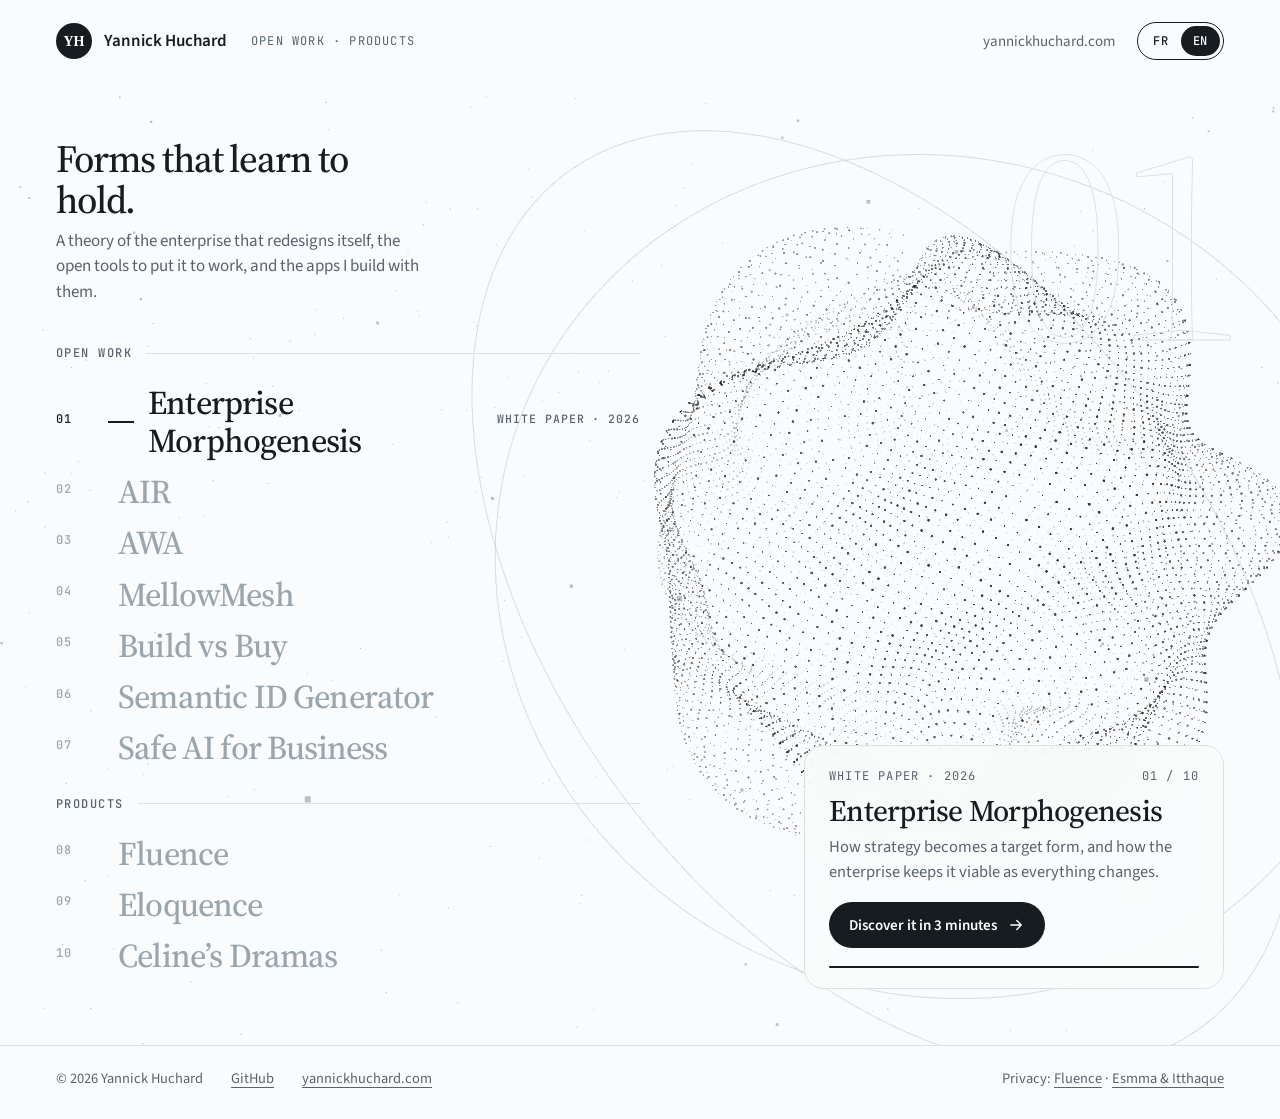
<file: index.html>
<!doctype html>
<html lang="fr" data-lang="fr">
<head>
<meta charset="utf-8">
<meta name="viewport" content="width=device-width, initial-scale=1">
<title>Yannick Huchard · Projets ouverts et produits</title>
<meta name="description" content="Enterprise Morphogenesis, AIR, AWA, MellowMesh et d’autres projets ouverts de Yannick Huchard sur l’architecture d’entreprise à l’ère des agents IA, et ses apps Fluence, Eloquence et Celine’s Dramas.">
<link rel="canonical" href="https://yannickhuchard.github.io/">
<link rel="icon" href="assets/yh-mark.svg" type="image/svg+xml">
<meta property="og:type" content="website">
<meta property="og:title" content="Yannick Huchard · Projets ouverts et produits">
<meta property="og:description" content="Une théorie de l’entreprise qui se redessine, les outils ouverts pour la mettre en œuvre, et les apps construites avec.">
<meta property="og:url" content="https://yannickhuchard.github.io/">
<meta name="twitter:card" content="summary">
<link rel="preconnect" href="https://fonts.googleapis.com">
<link rel="preconnect" href="https://fonts.gstatic.com" crossorigin>
<link rel="stylesheet" href="https://fonts.googleapis.com/css2?family=JetBrains+Mono:wght@400;500&amp;family=Source+Sans+3:wght@400;500;600;700&amp;family=Source+Serif+4:ital,opsz,wght@0,8..60,400;0,8..60,500;1,8..60,400&amp;display=swap">
<link rel="stylesheet" href="assets/home.css">
<script type="application/ld+json">
{"@context":"https://schema.org","@type":"Person","name":"Yannick Huchard","url":"https://yannickhuchard.github.io/","sameAs":["https://yannickhuchard.com","https://github.com/yannickhuchard"]}
</script>
</head>
<body>
<div class="yh">

  <header class="top">
    <a class="brand" href="./" aria-label="Yannick Huchard">
      <img src="assets/yh-mark.svg" alt="" width="36" height="36">
      <span>Yannick Huchard</span>
    </a>
    <span class="kicker mono"><span class="fr">Projets ouverts · Produits</span><span class="en">Open work · Products</span></span>
    <div class="top-right">
      <a class="site" href="https://yannickhuchard.com">yannickhuchard.com</a>
      <div class="langs" role="group" aria-label="Langue / Language">
        <button type="button" data-set-lang="fr" aria-pressed="true">FR</button>
        <button type="button" data-set-lang="en" aria-pressed="false">EN</button>
      </div>
    </div>
  </header>

  <main class="stage">
    <div class="glbox" aria-hidden="true">
      <span class="ghost" id="ghost">01</span>
      <canvas id="gl"></canvas>
    </div>

    <nav class="menu" id="menu" aria-label="Projets et produits / Projects and products">
      <h1 class="serif up d1">
        <span class="fr">Des formes qui apprennent à tenir.</span>
        <span class="en">Forms that learn to hold.</span>
      </h1>
      <p class="lead up d2">
        <span class="fr">Une théorie de l’entreprise qui se redessine, les outils ouverts pour la mettre en œuvre, et les apps que je construis avec.</span>
        <span class="en">A theory of the enterprise that redesigns itself, the open tools to put it to work, and the apps I build with them.</span>
      </p>

      <div class="up d3">
        <p class="group"><span class="fr">Travaux ouverts</span><span class="en">Open work</span></p>
        <a class="item on" data-i="0" href="enterprise-morphogenesis/landing/"><span class="n">01</span><span class="t"><i></i>Enterprise Morphogenesis</span><span class="k">White paper · 2026</span></a>
        <a class="item" data-i="1" href="https://github.com/yannickhuchard/air-engine"><span class="n">02</span><span class="t"><i></i>AIR</span><span class="k">Architecture · Python</span></a>
        <a class="item" data-i="2" href="https://github.com/yannickhuchard/agentic-workflow-architecture"><span class="n">03</span><span class="t"><i></i>AWA</span><span class="k"><span class="fr">Workflows agentiques</span><span class="en">Agentic workflows</span></span></a>
        <a class="item" data-i="3" href="https://github.com/yannickhuchard/mellowmesh"><span class="n">04</span><span class="t"><i></i>MellowMesh</span><span class="k">Agents · Rust</span></a>
        <a class="item" data-i="4" href="https://github.com/yannickhuchard/build_vs_buy"><span class="n">05</span><span class="t"><i></i>Build vs Buy</span><span class="k"><span class="fr">Skill · Décision</span><span class="en">Skill · Decision</span></span></a>
        <a class="item" data-i="5" href="semantic-id-generator/"><span class="n">06</span><span class="t"><i></i>Semantic ID Generator</span><span class="k">npm · Node.js</span></a>
        <a class="item" data-i="6" href="https://github.com/yannickhuchard/Safe-AI-for-Business"><span class="n">07</span><span class="t"><i></i>Safe AI for Business</span><span class="k"><span class="fr">Guide · IA responsable</span><span class="en">Guide · Responsible AI</span></span></a>
      </div>

      <div class="up d4">
        <p class="group"><span class="fr">Produits</span><span class="en">Products</span></p>
        <a class="item" data-i="7" href="https://fluencereader.com"><span class="n">08</span><span class="t"><i></i>Fluence</span><span class="k"><span class="fr">App · Lecture</span><span class="en">App · Reading</span></span></a>
        <a class="item" data-i="8" href="https://eloquence.lu"><span class="n">09</span><span class="t"><i></i>Eloquence</span><span class="k"><span class="fr">App · Écriture</span><span class="en">App · Writing</span></span></a>
        <a class="item" data-i="9" href="https://celinesdramas.com"><span class="n">10</span><span class="t"><i></i>Celine’s Dramas</span><span class="k"><span class="fr">App · Séries</span><span class="en">App · Series</span></span></a>
      </div>
    </nav>

    <aside class="cap b" id="cap" aria-live="polite">
      <div class="cap-head mono"><span id="cap-tag">White paper · 2026</span><span><span id="cap-num">01</span> / 10</span></div>
      <h2 class="serif" id="cap-name">Enterprise Morphogenesis</h2>
      <p id="cap-desc">Comment la stratégie devient une forme cible, et comment l’entreprise la garde viable quand tout change.</p>
      <a class="go" id="cap-go" href="enterprise-morphogenesis/landing/"><span id="cap-cta">Découvrir en 3 minutes</span>
        <svg width="18" height="18" viewBox="0 0 24 24" fill="none" stroke="currentColor" stroke-width="1.7" stroke-linecap="round" stroke-linejoin="round" aria-hidden="true"><path d="M5 12h14M13 6l6 6-6 6"/></svg>
      </a>
      <div class="bar"><span></span></div>
    </aside>
  </main>

  <footer class="foot">
    <span>© 2026 Yannick Huchard</span>
    <a href="https://github.com/yannickhuchard">GitHub</a>
    <a href="https://yannickhuchard.com">yannickhuchard.com</a>
    <span class="privacy"><span class="fr">Confidentialité :</span><span class="en">Privacy:</span> <a href="fluence-privacy/">Fluence</a> · <a href="esmma-itthaque-privacy/">Esmma &amp; Itthaque</a></span>
  </footer>
</div>

<script src="assets/lang.js"></script>
<script type="module" src="assets/home.js"></script>
</body>
</html>
</file>
<file: assets/home.css>
:root{--paper:#FAFBFC;--ink:#171C21;--muted:#58636D;--line:#DCE1E5;--wash:#EDF1F3;--soft:#9AA5AD}
*{box-sizing:border-box}
body{margin:0;background:var(--paper)}
a{color:var(--ink)}a:hover{color:#000}
img{display:block}
:focus-visible{outline:2px solid var(--ink);outline-offset:3px}
html[data-lang="fr"] .en,html[data-lang="en"] .fr{display:none}

.yh{min-height:100vh;display:flex;flex-direction:column;font-family:"Source Sans 3","Segoe UI",sans-serif;color:var(--ink);background:var(--paper);-webkit-font-smoothing:antialiased;overflow-x:hidden}
.mono{font-family:"JetBrains Mono",ui-monospace,monospace}
.serif{font-family:"Source Serif 4",Cambria,Georgia,serif}

/* header */
.top{display:flex;align-items:center;flex-wrap:wrap;gap:12px 24px;padding:22px 56px;position:relative;z-index:3}
.brand{display:flex;align-items:center;gap:12px;text-decoration:none;font-weight:600;font-size:17px}
.kicker{font-size:12px;letter-spacing:.1em;text-transform:uppercase;color:var(--muted)}
.top-right{margin-left:auto;display:flex;align-items:center;gap:22px}
.site{color:var(--muted);text-decoration:none;font-size:15px}.site:hover{color:var(--ink)}
.langs{display:flex;border:1.5px solid var(--ink);border-radius:999px;padding:3px}
.langs button{font:500 12px/1 "JetBrains Mono",monospace;letter-spacing:.06em;border:0;background:transparent;color:var(--ink);padding:8px 12px;min-height:30px;border-radius:999px;cursor:pointer;transition:background .25s,color .25s}
.langs button[aria-pressed="true"]{background:var(--ink);color:#fff}

/* stage: the 3D form behind, the menu on top */
.stage{position:relative;flex:1;display:grid;grid-template-columns:minmax(0,640px) minmax(0,1fr);min-height:860px}
.glbox{position:absolute;inset:0;pointer-events:none;z-index:0}
.glbox canvas{display:block;width:100%;height:100%}
.ghost{position:absolute;right:4%;top:2%;font-family:"Source Serif 4",serif;font-weight:400;font-size:clamp(160px,22vw,340px);line-height:1;letter-spacing:-.06em;color:transparent;-webkit-text-stroke:1px var(--line);pointer-events:none;user-select:none}

.menu{position:relative;z-index:2;padding:56px 0 64px 56px}
.menu h1{font-weight:500;font-size:clamp(30px,3vw,44px);line-height:1.08;letter-spacing:-.03em;margin:0 0 8px;max-width:18ch}
.lead{margin:0 0 18px;color:var(--muted);font-size:17px;line-height:1.5;max-width:46ch}
.group{margin:0 0 6px;padding:22px 0 10px;font:500 12px "JetBrains Mono",monospace;letter-spacing:.12em;text-transform:uppercase;color:var(--muted);display:flex;align-items:center;gap:14px}
.group::after{content:"";flex:1;height:1px;background:var(--line)}
.item{display:grid;grid-template-columns:34px minmax(0,1fr) auto;align-items:baseline;gap:14px;padding:7px 0;text-decoration:none;color:var(--soft);border-radius:6px}
.item .n{font:500 12px "JetBrains Mono",monospace;letter-spacing:.06em}
.item .t{font-family:"Source Serif 4",Cambria,Georgia,serif;font-weight:500;font-size:clamp(26px,2.6vw,38px);line-height:1.12;letter-spacing:-.025em;transition:color .45s,transform .7s cubic-bezier(.2,.8,.2,1);display:inline-flex;align-items:center;gap:14px}
.item .t i{display:inline-block;width:0;height:2px;background:var(--ink);transition:width .7s cubic-bezier(.2,.8,.2,1)}
.item .k{font:500 11.5px "JetBrains Mono",monospace;letter-spacing:.08em;text-transform:uppercase;color:var(--muted);opacity:0;transform:translateX(-8px);transition:opacity .45s,transform .6s cubic-bezier(.2,.8,.2,1)}
.item:hover .t,.item:focus-visible .t{color:var(--ink)}
.item:focus-visible{outline:none;box-shadow:0 0 0 2px var(--ink)}
.item.on{color:var(--ink)}
.item.on .t{transform:translateX(4px)}
.item.on .t i{width:28px}
.item.on .k{opacity:1;transform:none}

/* caption of the active entry */
.cap{position:absolute;right:56px;bottom:56px;z-index:2;width:min(420px,34vw);background:rgba(250,251,252,.78);backdrop-filter:blur(10px);-webkit-backdrop-filter:blur(10px);border:1px solid var(--line);border-radius:20px;padding:22px 24px 20px}
.cap-head{display:flex;justify-content:space-between;gap:12px;font-size:12px;letter-spacing:.1em;text-transform:uppercase;color:var(--muted)}
.cap h2{font-weight:500;font-size:30px;letter-spacing:-.025em;line-height:1.1;margin:10px 0 8px}
.cap p{margin:0 0 18px;color:var(--muted);font-size:16.5px;line-height:1.5}
.cap.a{animation:capA .9s cubic-bezier(.2,.8,.2,1)}.cap.b{animation:capB .9s cubic-bezier(.2,.8,.2,1)}
@keyframes capA{from{opacity:0;transform:translateY(18px);filter:blur(6px)}to{opacity:1;transform:none;filter:none}}
@keyframes capB{from{opacity:0;transform:translateY(18px);filter:blur(6px)}to{opacity:1;transform:none;filter:none}}
.bar{height:2px;background:var(--wash);border-radius:2px;overflow:hidden;margin-top:18px}
.bar span{display:block;height:100%;width:0;background:var(--ink)}
.cap.a.auto .bar span{animation:fillA 6.5s linear forwards}.cap.b.auto .bar span{animation:fillB 6.5s linear forwards}
@keyframes fillA{to{width:100%}}@keyframes fillB{to{width:100%}}
.go{display:inline-flex;align-items:center;gap:10px;min-height:46px;padding:0 20px;border-radius:999px;background:var(--ink);color:#fff;text-decoration:none;font-weight:600;font-size:15px;transition:transform .3s cubic-bezier(.2,.8,.2,1),background .3s}
.go:hover{background:#000;color:#fff;transform:translateY(-2px)}
.go svg{transition:transform .3s}.go:hover svg{transform:translateX(3px)}

.foot{display:flex;flex-wrap:wrap;gap:10px 28px;align-items:center;padding:22px 56px 30px;border-top:1px solid var(--line);font-size:14.5px;color:var(--muted);position:relative;z-index:2;background:var(--paper)}
.foot a{color:var(--muted);text-underline-offset:4px}.foot a:hover{color:var(--ink)}
.privacy{margin-left:auto}

.up{opacity:0;animation:up 1s cubic-bezier(.2,.8,.2,1) forwards}
.d1{animation-delay:.1s}.d2{animation-delay:.25s}.d3{animation-delay:.4s}.d4{animation-delay:.55s}
@keyframes up{from{opacity:0;transform:translateY(24px);filter:blur(6px)}to{opacity:1;transform:none;filter:none}}

/* 404 */
.lost{flex:1;display:grid;place-content:center;padding:60px 56px}
.lost h1{font-weight:500;font-size:clamp(44px,6vw,88px);line-height:1;letter-spacing:-.04em;margin:20px 0 24px}
.lost .actions{display:flex;flex-wrap:wrap;gap:14px;margin-top:32px}
.go-line{background:transparent;color:var(--ink);box-shadow:inset 0 0 0 1.5px var(--ink)}
.go-line:hover{background:var(--ink);color:#fff}

@media (max-width:900px){
.top{padding:16px}
.top .kicker,.site{display:none}
.stage{grid-template-columns:1fr;min-height:0}
.glbox{position:relative;inset:auto;height:380px;order:-1}
.ghost{font-size:160px;top:0}
.menu{padding:8px 16px 32px}
.cap{position:relative;right:auto;bottom:auto;width:auto;margin:0 16px 40px}
.item .k{display:none}
.foot{padding:20px 16px 28px}
.privacy{margin-left:0}
.lost{padding:40px 16px}
}
@media (prefers-reduced-motion:reduce){
.up,.cap.a,.cap.b{animation:none;opacity:1;filter:none;transform:none}
.cap.auto .bar span{animation:none!important}
}
</file>
